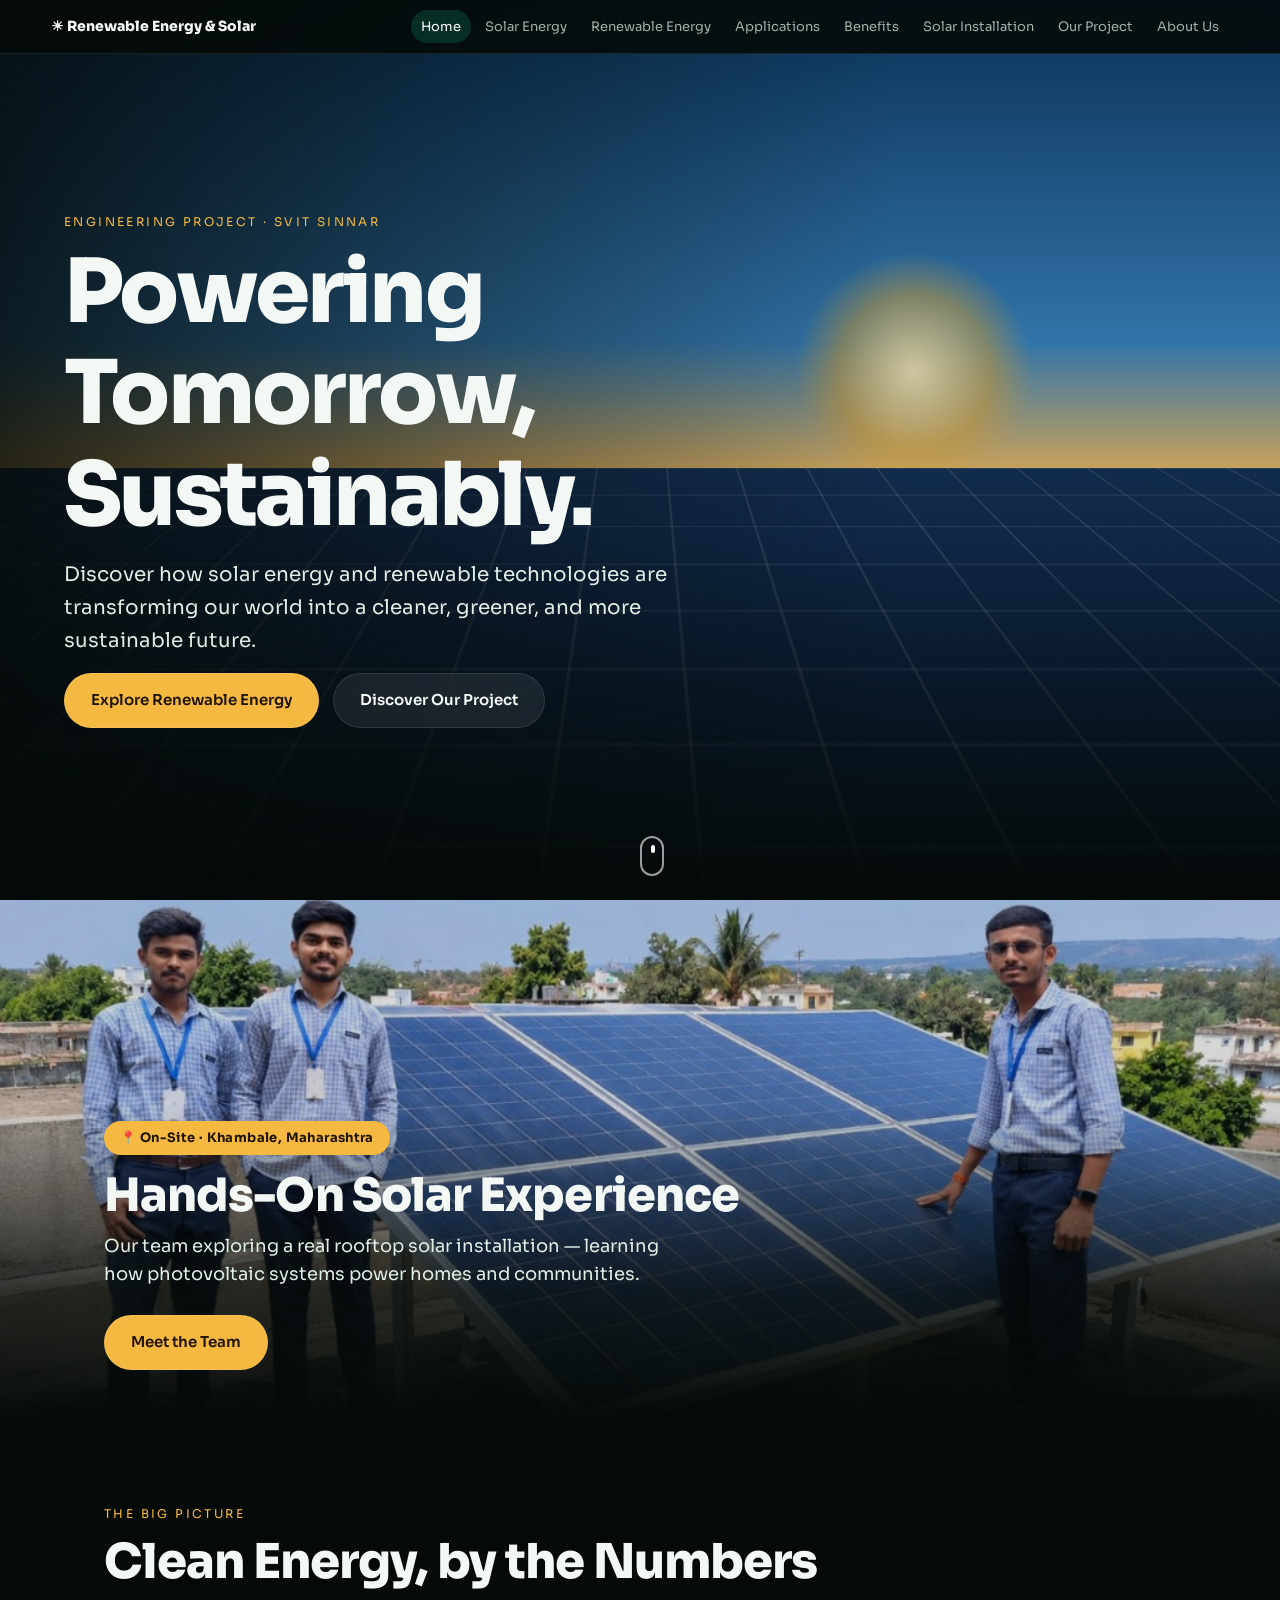
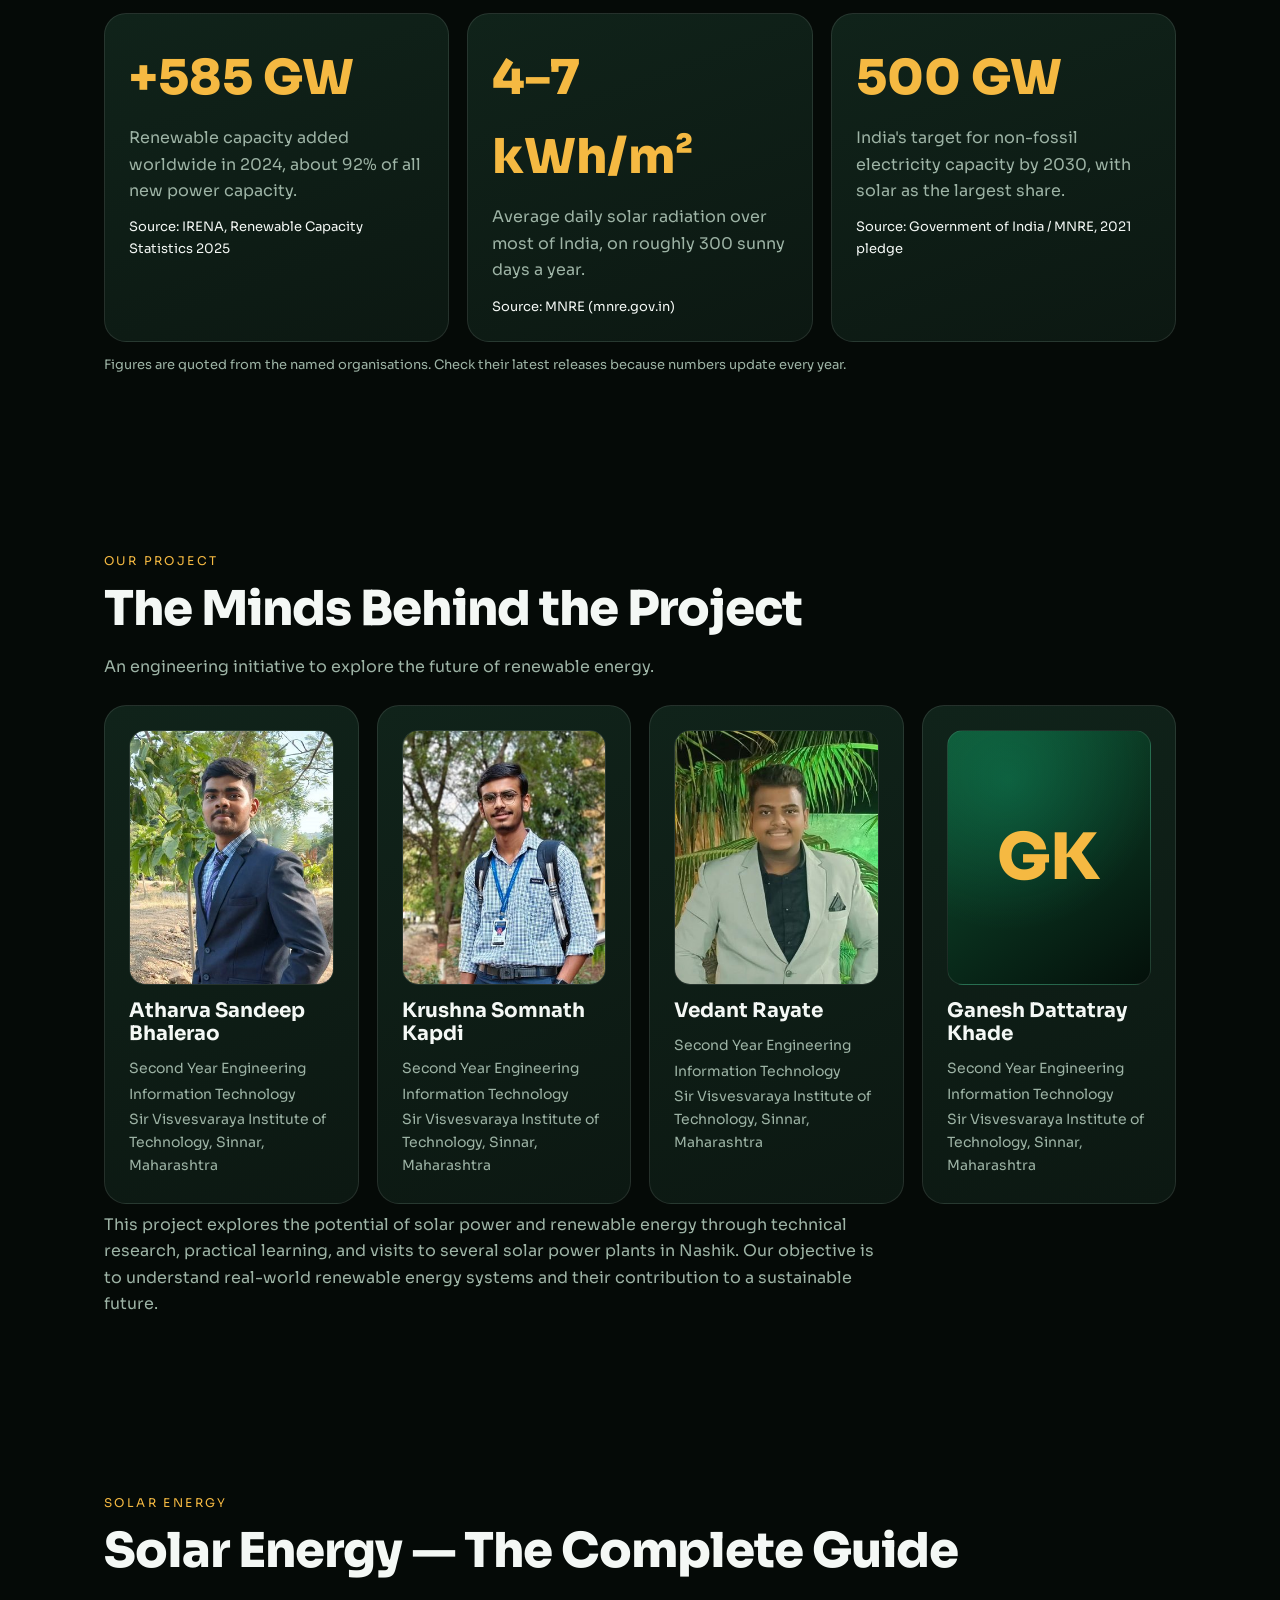
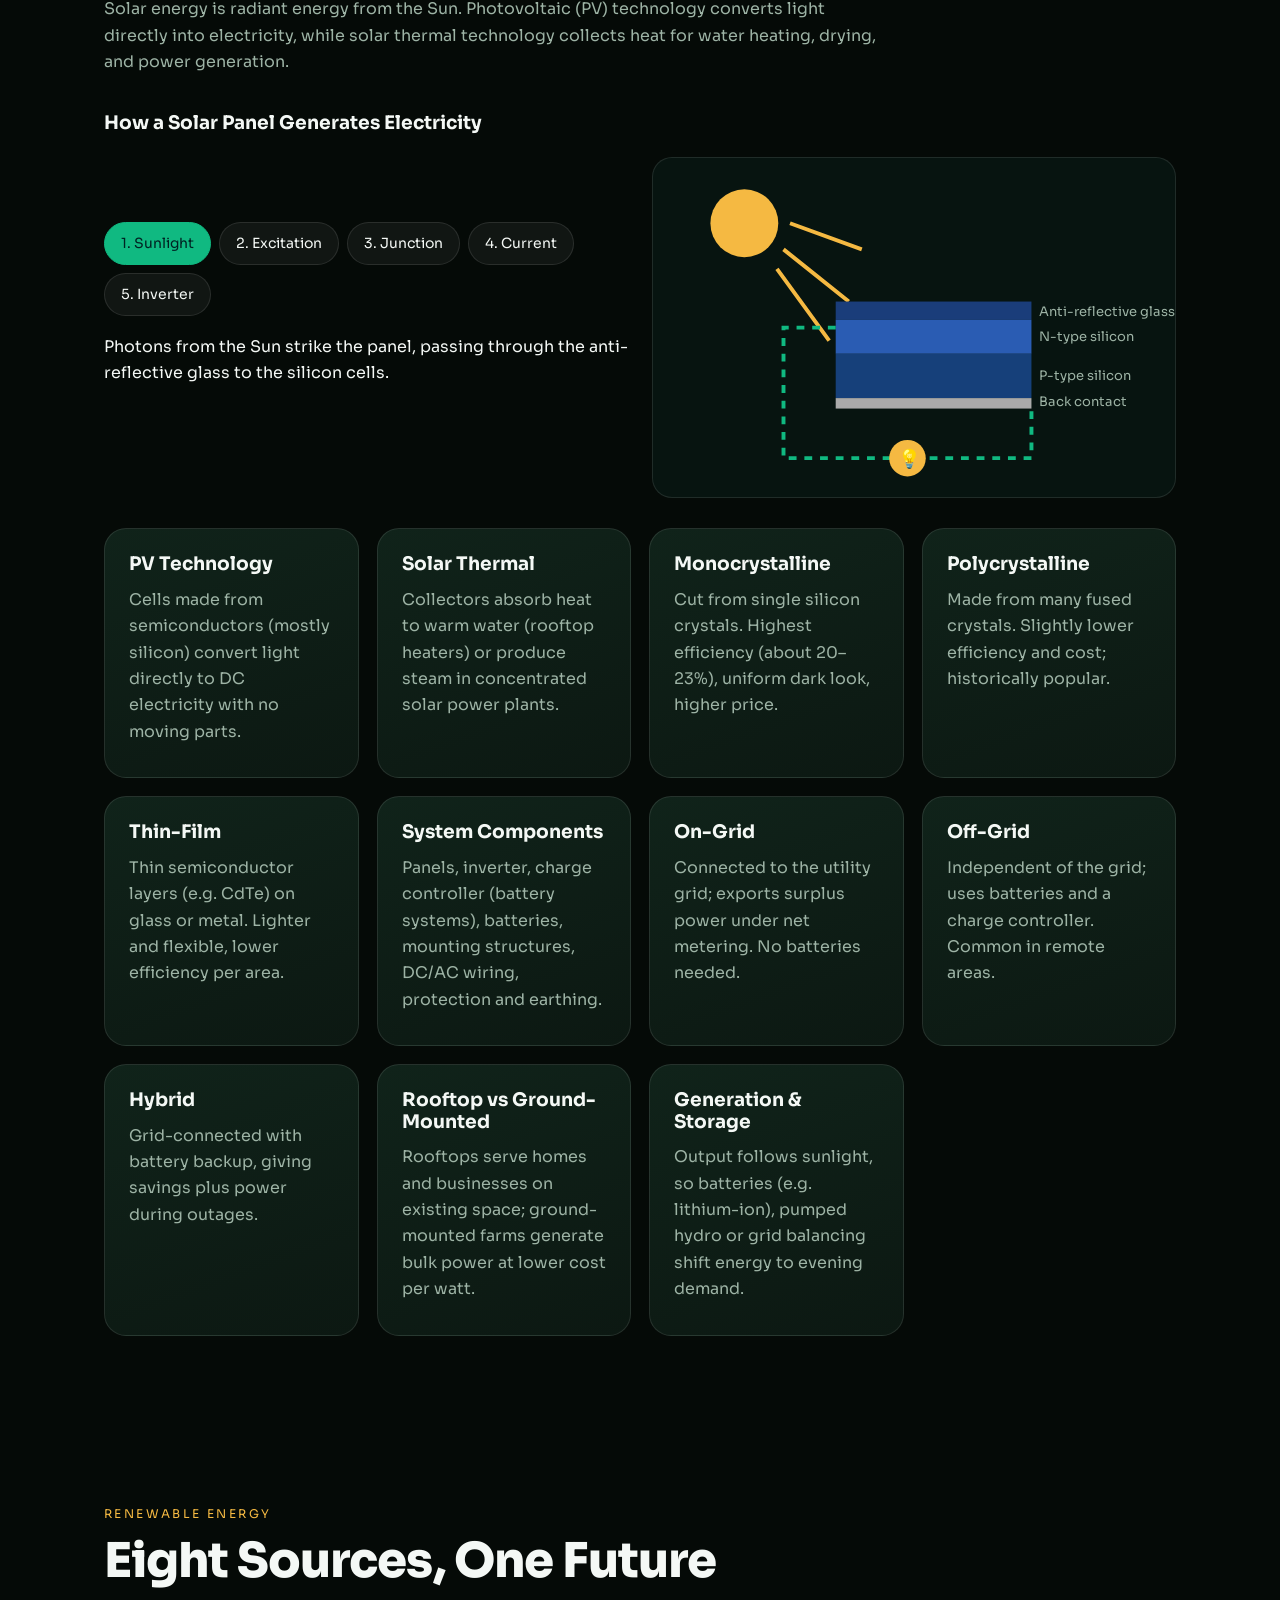
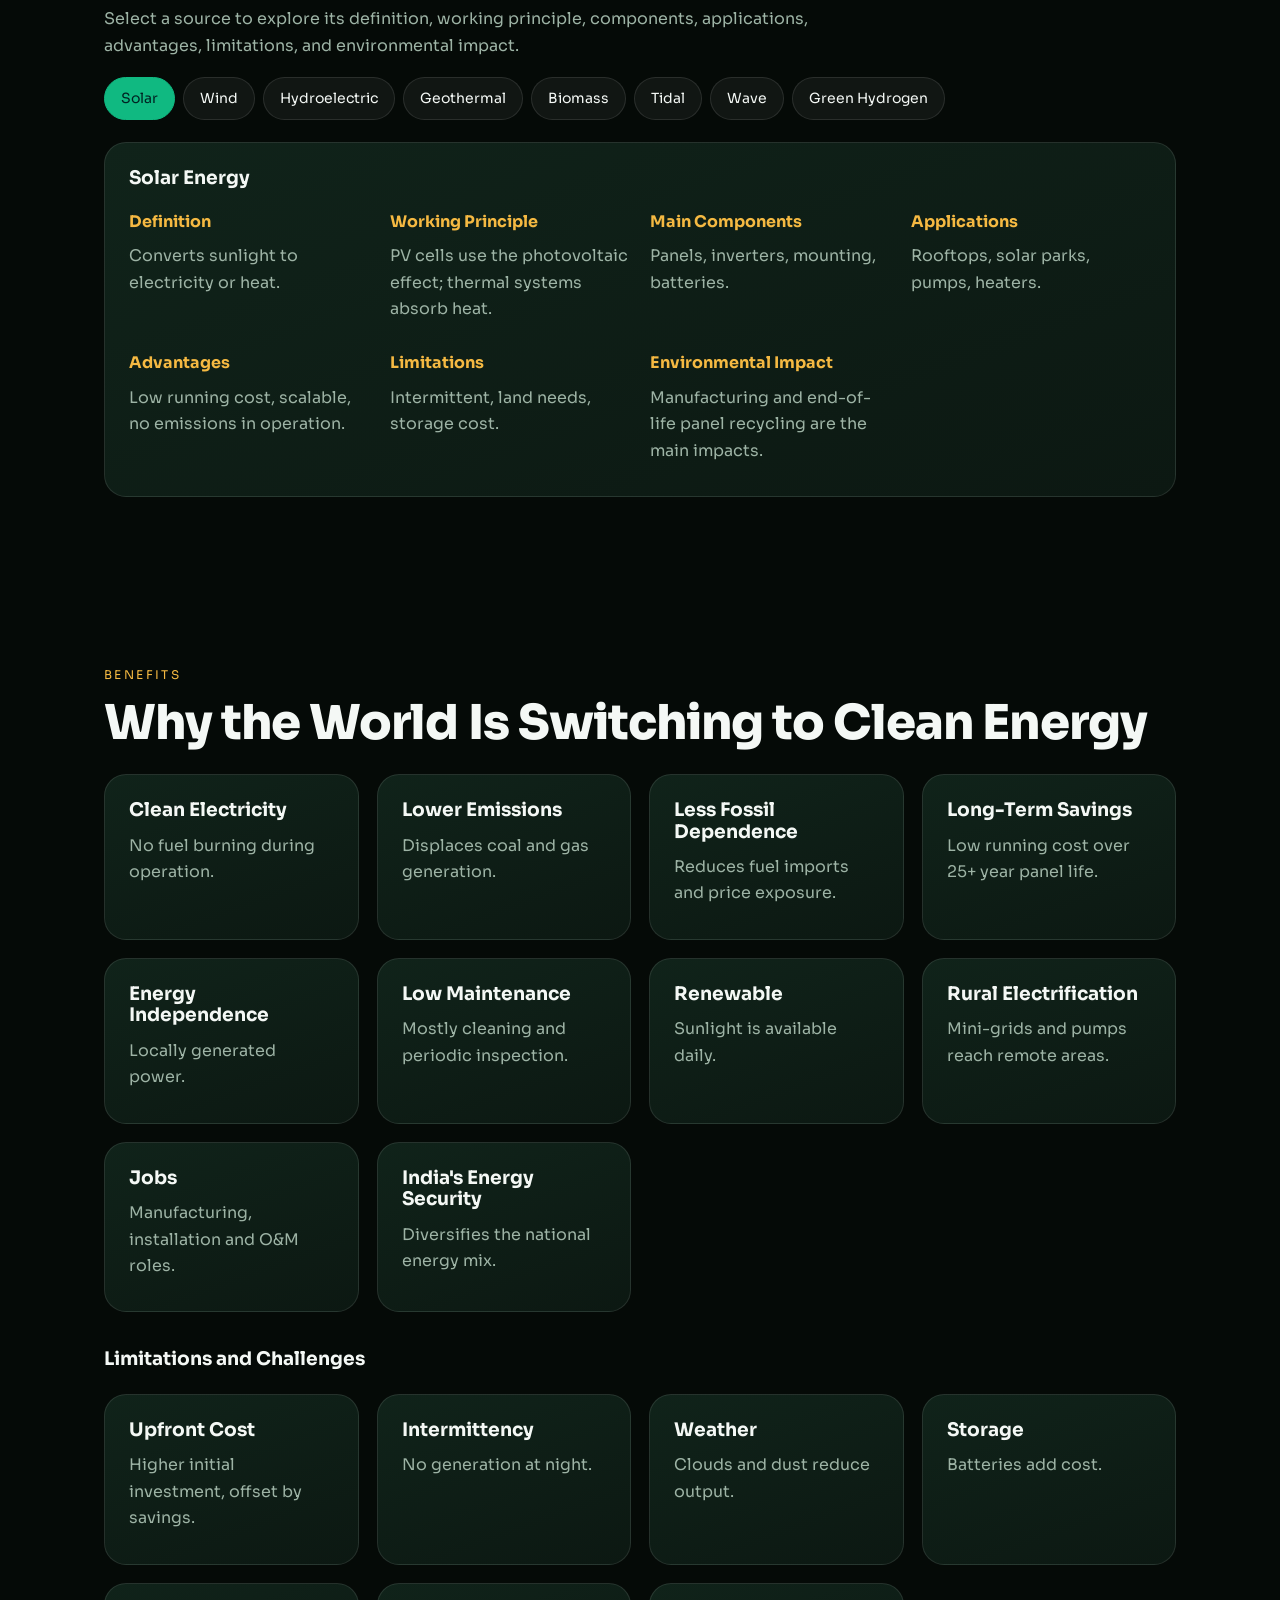
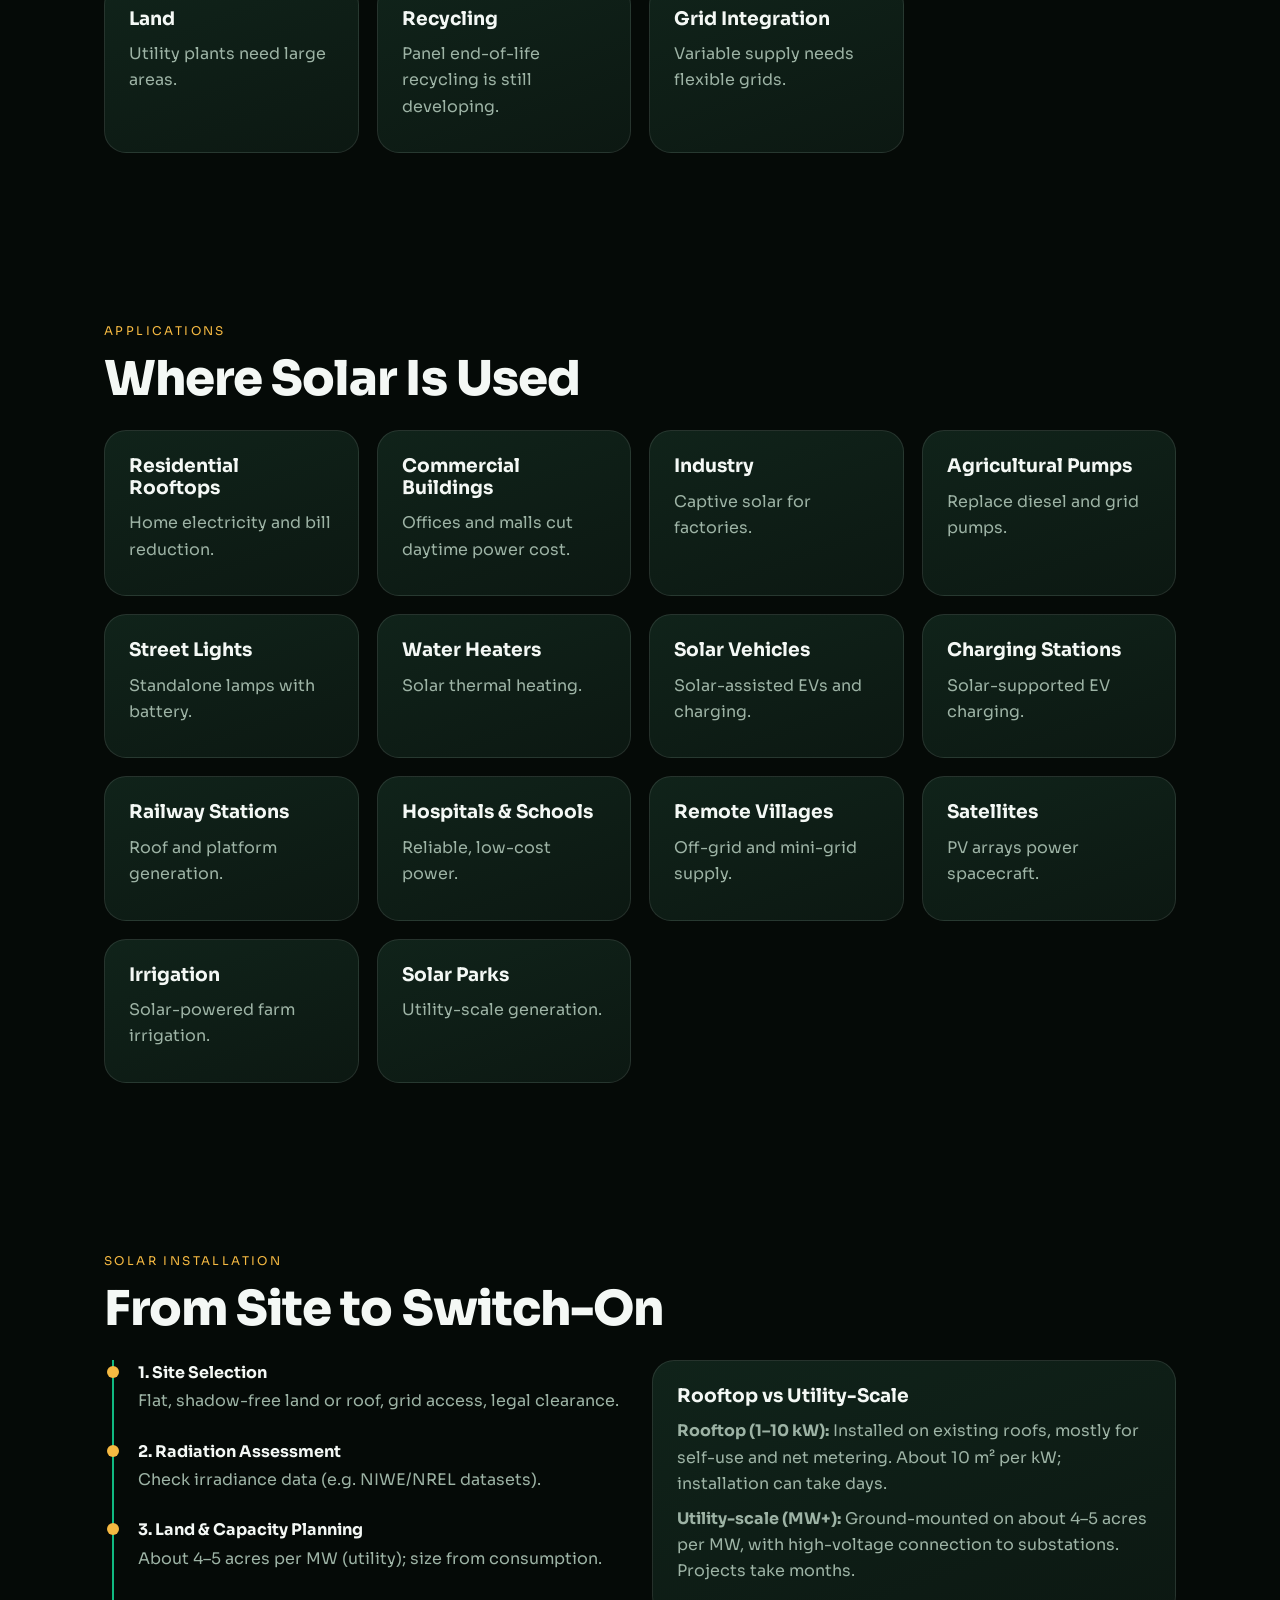
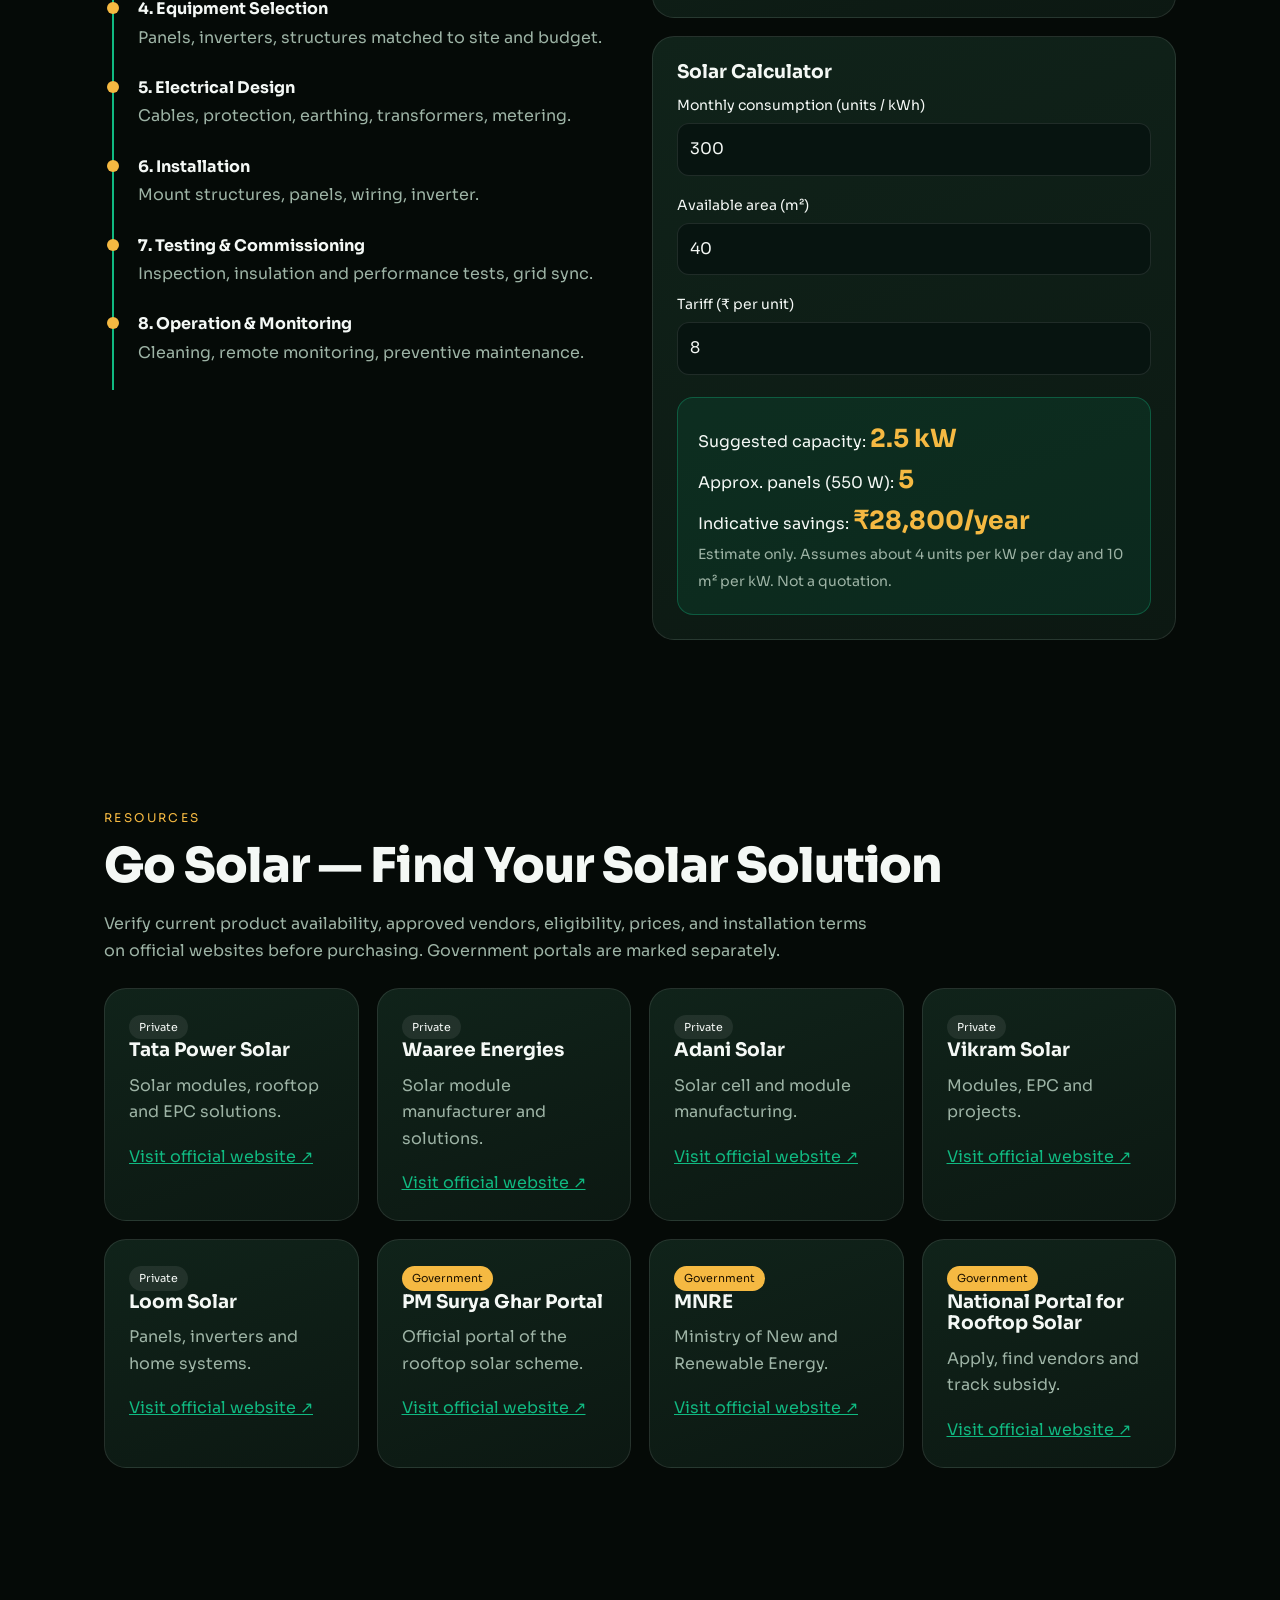
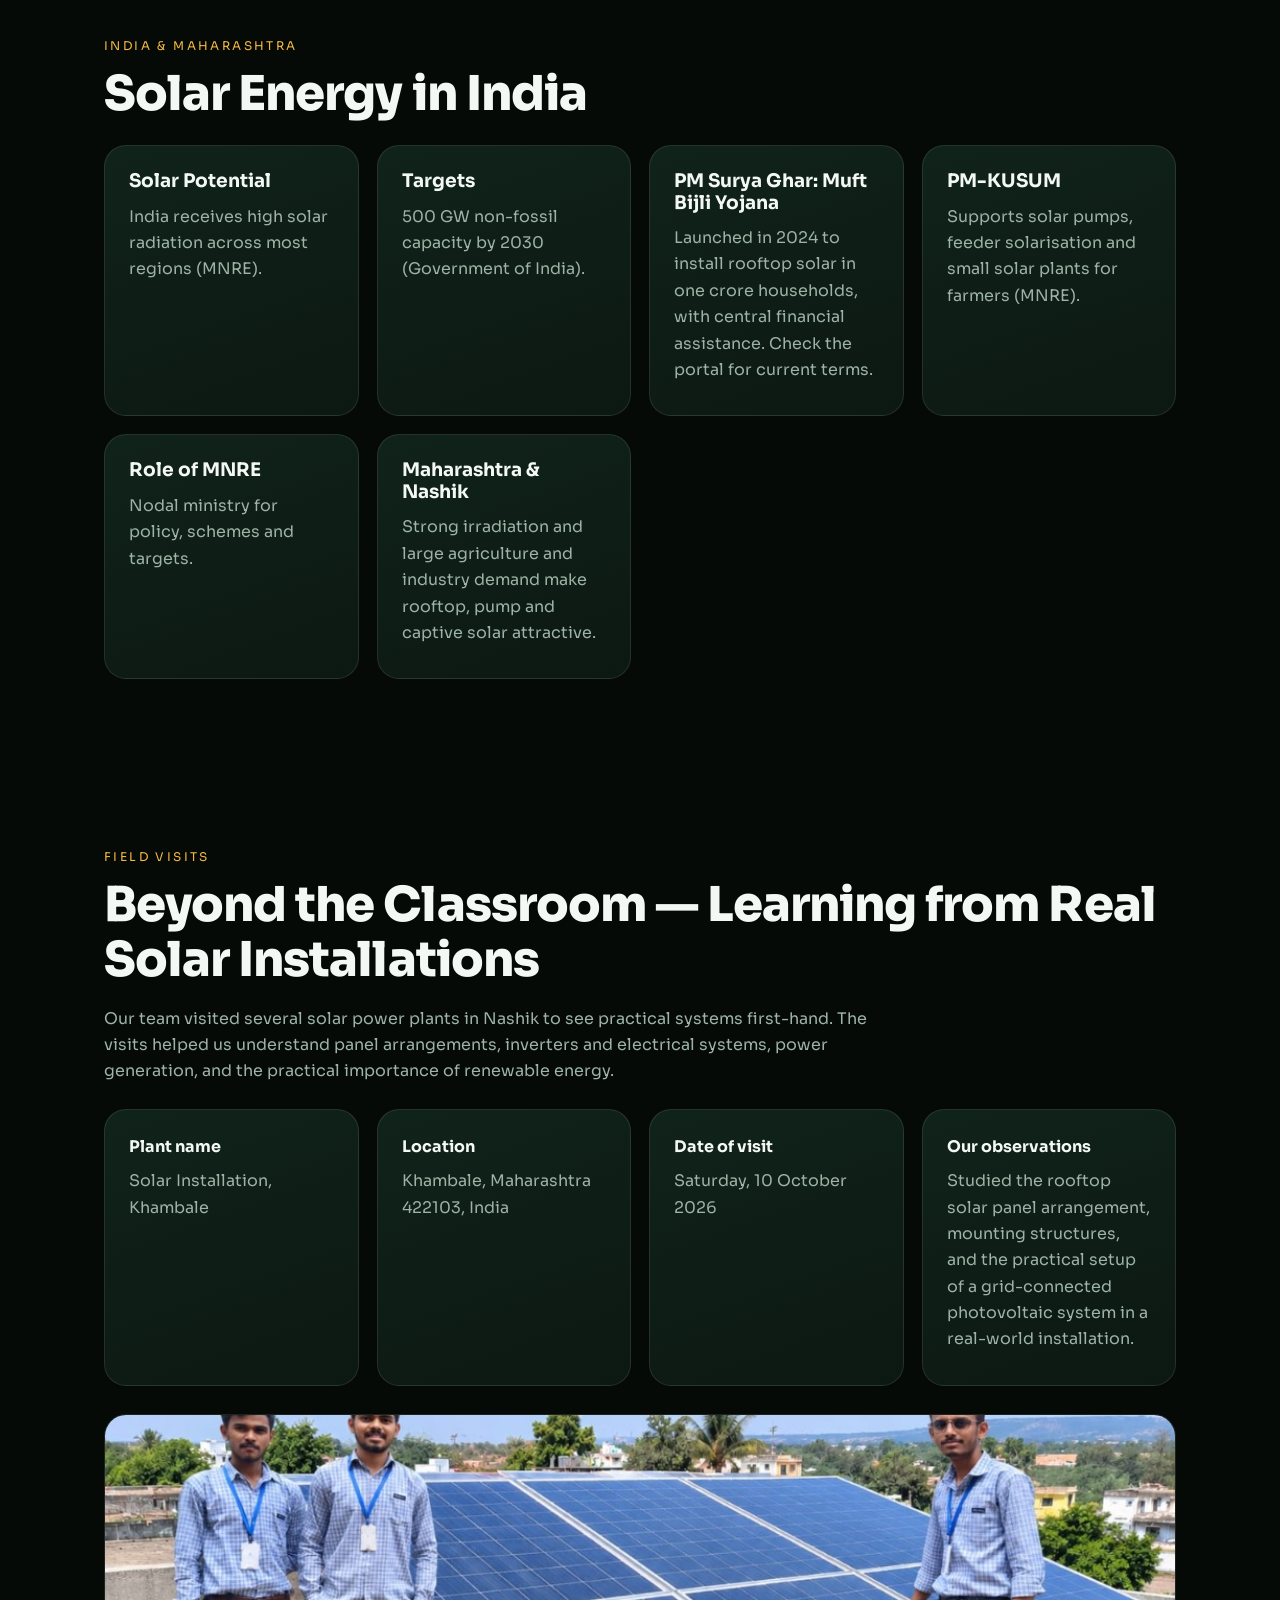
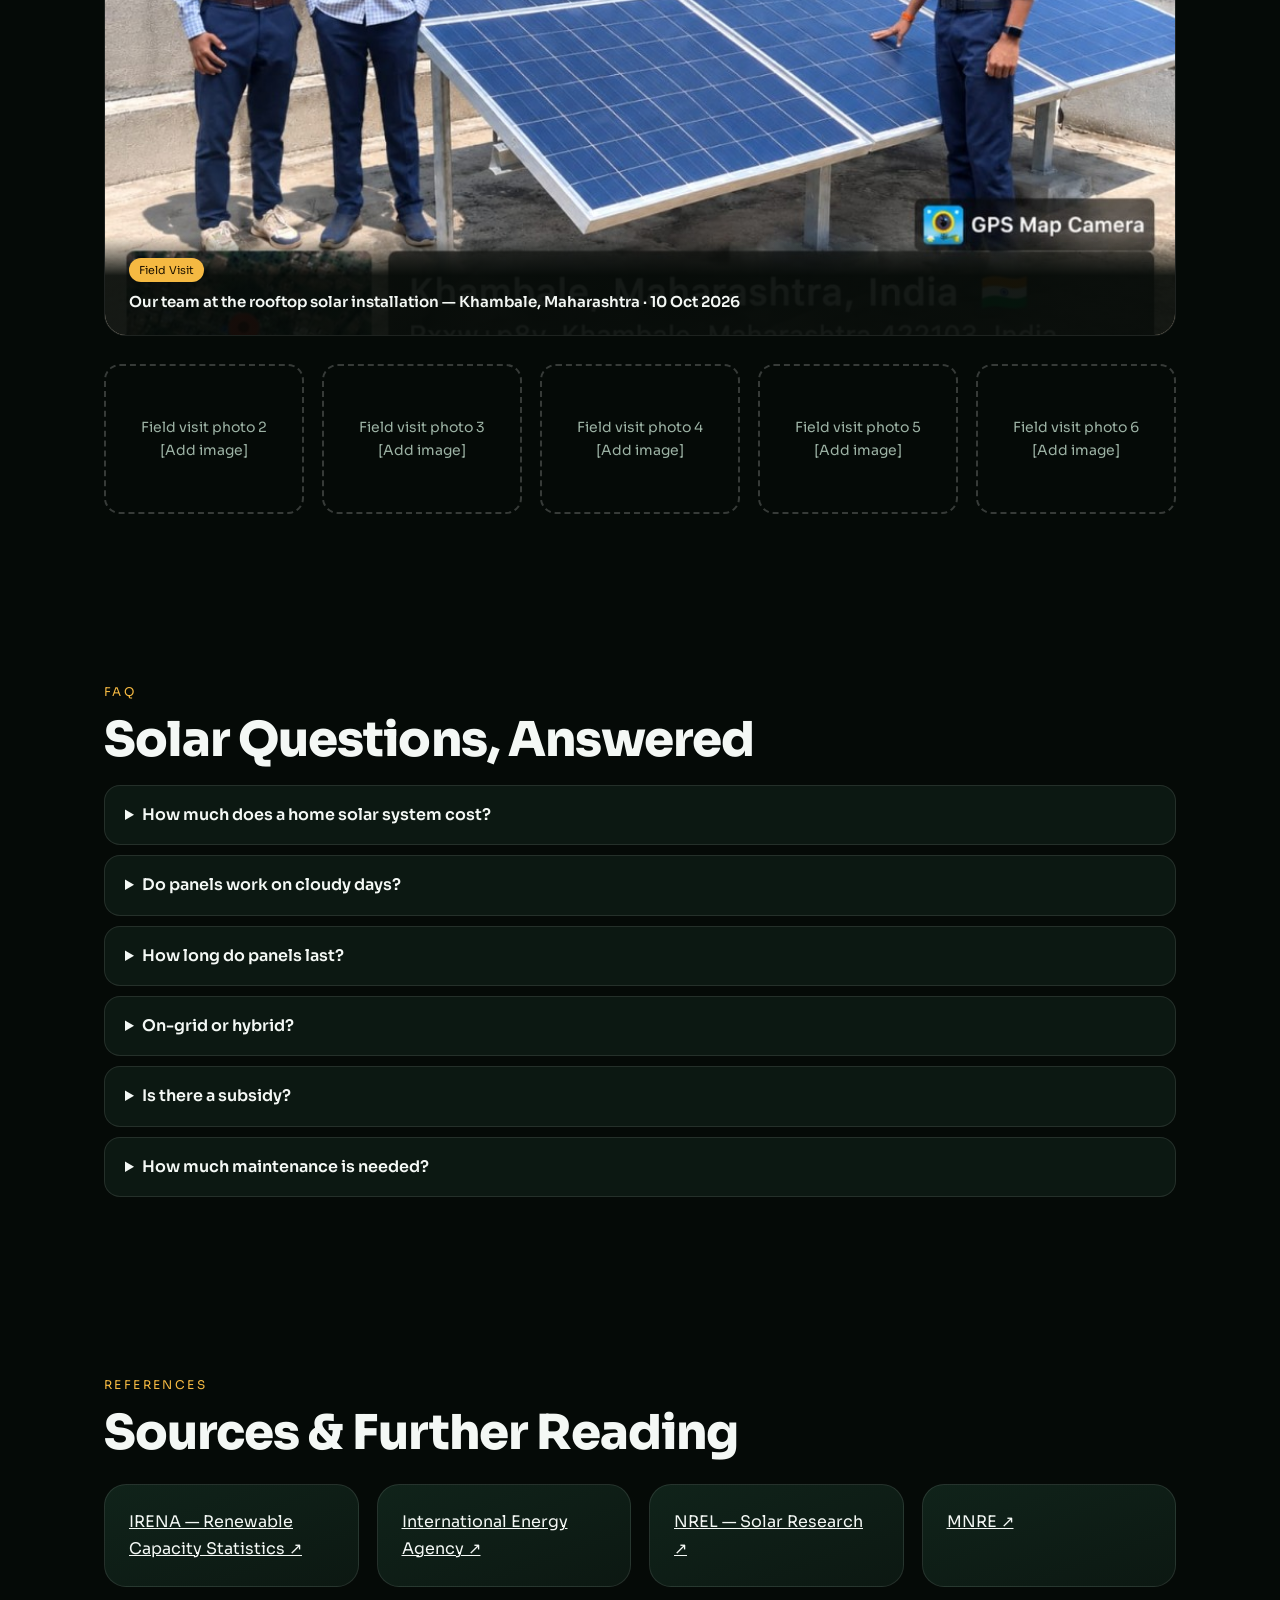
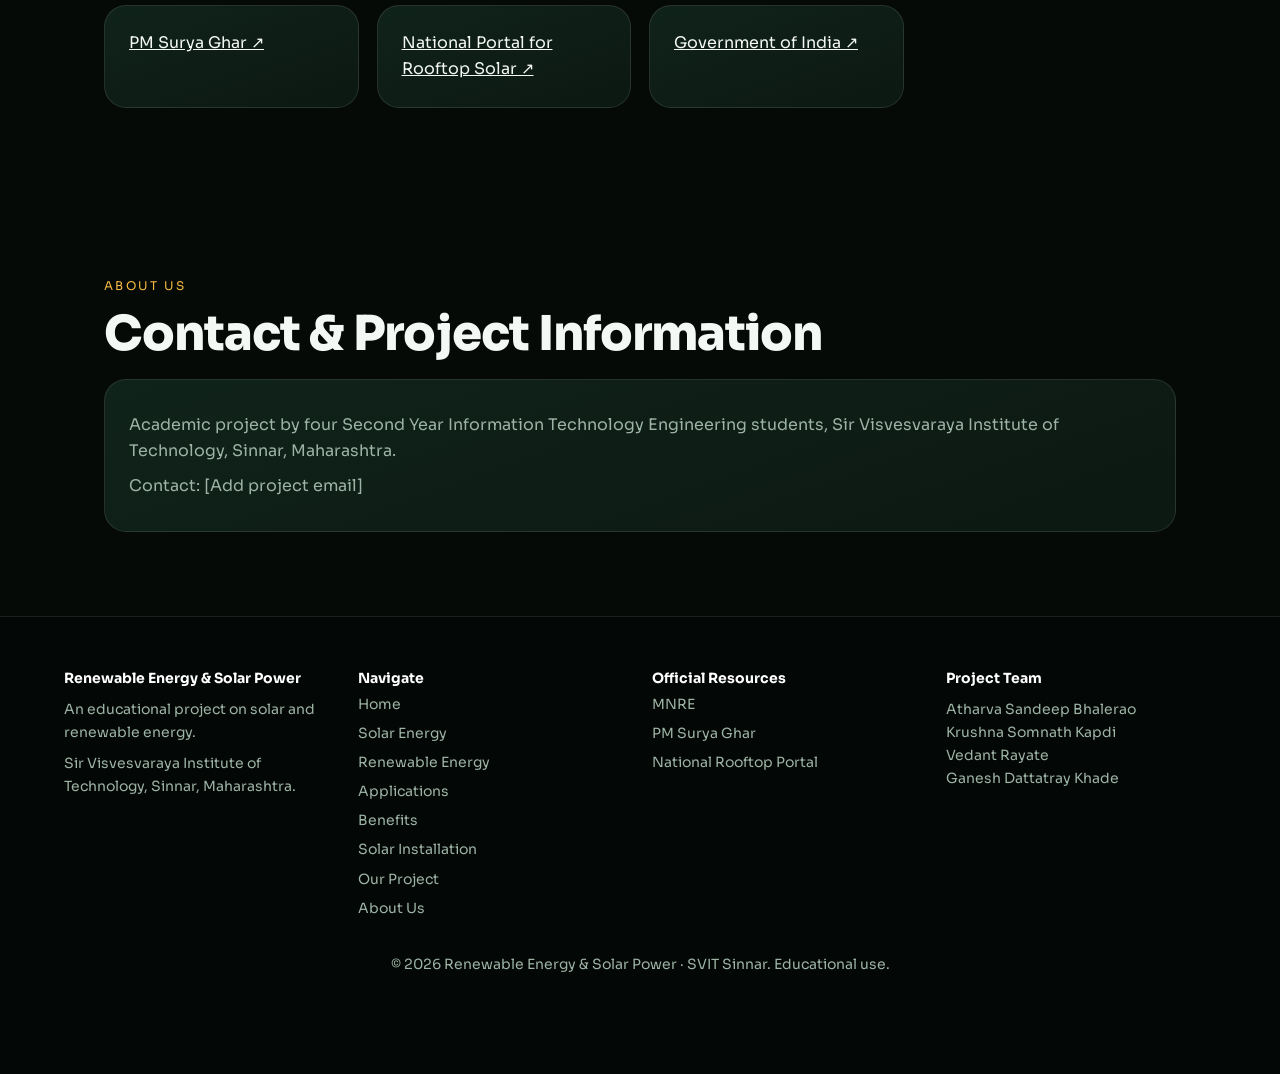
<file: index.html>
<!DOCTYPE html>
<html lang="en">
<head>
    <meta charset="UTF-8">
    <meta name="viewport" content="width=device-width, initial-scale=1.0">
    <meta name="description" content="An educational guide to solar and renewable energy by Information Technology students of Sir Visvesvaraya Institute of Technology, Sinnar.">
    <title>Renewable Energy &amp; Solar Power | SVIT Sinnar</title>

    <link rel="preconnect" href="https://fonts.googleapis.com">
    <link rel="preconnect" href="https://fonts.gstatic.com" crossorigin>
    <link href="https://fonts.googleapis.com/css2?family=Sora:wght@400;600;800&display=swap" rel="stylesheet">
    <link rel="stylesheet" href="style.css">
</head>
<body>
    <!-- Main navigation -->
    <nav class="navbar" aria-label="Main navigation">
        <a class="brand" href="#home">☀ Renewable Energy &amp; Solar</a>
        <div class="nav-links" id="navLinks"></div>
    </nav>

    <!-- Hero section -->
    <header class="hero" id="home">
        <div class="hero-sun" aria-hidden="true"></div>
        <div class="solar-field" aria-hidden="true"></div>

        <div class="hero-content">
            <p class="eyebrow">Engineering Project · SVIT Sinnar</p>
            <h1>Powering Tomorrow, Sustainably.</h1>
            <p class="hero-description">
                Discover how solar energy and renewable technologies are transforming our world into a cleaner,
                greener, and more sustainable future.
            </p>
            <a class="button button-primary" href="#renewable">Explore Renewable Energy</a>
            <a class="button button-secondary" href="#project">Discover Our Project</a>
        </div>
        <div class="scroll-indicator" aria-hidden="true"></div>
    </header>

    <main>
        <!-- Team showcase banner -->
        <section id="showcase" class="showcase-section">
            <div class="showcase-wrapper">
                <img class="showcase-image" src="images/site-visit-khambale.jpg" alt="Team members at rooftop solar panel installation in Khambale, Maharashtra" loading="eager">
                <div class="showcase-overlay">
                    <div class="showcase-content">
                        <span class="showcase-badge">📍 On-Site · Khambale, Maharashtra</span>
                        <h2 class="showcase-title">Hands-On Solar Experience</h2>
                        <p class="showcase-description">Our team exploring a real rooftop solar installation — learning how photovoltaic systems power homes and communities.</p>
                        <a class="button button-primary" href="#project">Meet the Team</a>
                    </div>
                </div>
            </div>
        </section>

        <!-- Renewable energy statistics -->
        <section id="stats" class="section">
            <p class="eyebrow">The Big Picture</p>
            <h2>Clean Energy, by the Numbers</h2>
            <div class="card-grid">
                <article class="card statistic-card reveal">
                    <strong>+585 GW</strong>
                    <p>Renewable capacity added worldwide in 2024, about 92% of all new power capacity.</p>
                    <small>Source: IRENA, Renewable Capacity Statistics 2025</small>
                </article>
                <article class="card statistic-card reveal">
                    <strong>4–7 kWh/m²</strong>
                    <p>Average daily solar radiation over most of India, on roughly 300 sunny days a year.</p>
                    <small>Source: MNRE (mnre.gov.in)</small>
                </article>
                <article class="card statistic-card reveal">
                    <strong>500 GW</strong>
                    <p>India's target for non-fossil electricity capacity by 2030, with solar as the largest share.</p>
                    <small>Source: Government of India / MNRE, 2021 pledge</small>
                </article>
            </div>
            <p class="small-note">
                Figures are quoted from the named organisations. Check their latest releases because numbers update every year.
            </p>
        </section>

        <!-- Student project and team -->
        <section id="project" class="section">
            <p class="eyebrow">Our Project</p>
            <h2>The Minds Behind the Project</h2>
            <p class="section-intro">An engineering initiative to explore the future of renewable energy.</p>
            <div class="card-grid team-grid" id="teamCards"></div>
            <p class="section-intro">
                This project explores the potential of solar power and renewable energy through technical research,
                practical learning, and visits to several solar power plants in Nashik. Our objective is to understand
                real-world renewable energy systems and their contribution to a sustainable future.
            </p>
        </section>

        <!-- Solar energy guide -->
        <section id="solar" class="section">
            <p class="eyebrow">Solar Energy</p>
            <h2>Solar Energy — The Complete Guide</h2>
            <p class="section-intro">
                Solar energy is radiant energy from the Sun. Photovoltaic (PV) technology converts light directly into
                electricity, while solar thermal technology collects heat for water heating, drying, and power generation.
            </p>

            <h3 class="section-heading">How a Solar Panel Generates Electricity</h3>
            <div class="two-column">
                <div>
                    <div class="step-buttons" id="solarStepButtons"></div>
                    <p id="solarStepText" class="step-description" aria-live="polite"></p>
                </div>

                <svg class="solar-diagram" viewBox="0 0 400 260" role="img" aria-label="Diagram showing layers of a solar cell and an electric circuit">
                    <circle cx="70" cy="50" r="26" fill="#f5b942"></circle>
                    <g stroke="#f5b942" stroke-width="3">
                        <path d="M100 70l50 40M105 50l55 20M95 85l40 55"></path>
                    </g>
                    <rect x="140" y="110" width="150" height="14" fill="#1a3d7a"></rect>
                    <rect x="140" y="124" width="150" height="26" fill="#2a5cb3"></rect>
                    <rect x="140" y="150" width="150" height="34" fill="#16407a"></rect>
                    <rect x="140" y="184" width="150" height="8" fill="#aaa"></rect>
                    <g fill="#9db3a5" font-size="10">
                        <text x="296" y="121">Anti-reflective glass</text>
                        <text x="296" y="140">N-type silicon</text>
                        <text x="296" y="170">P-type silicon</text>
                        <text x="296" y="190">Back contact</text>
                    </g>
                    <path d="M140 130H100V230H290V188" fill="none" stroke="#10b981" stroke-width="3" stroke-dasharray="6 6">
                        <animate attributeName="stroke-dashoffset" from="24" to="0" dur="1s" repeatCount="indefinite"></animate>
                    </path>
                    <circle cx="195" cy="230" r="14" fill="#f5b942"></circle>
                    <text x="188" y="235" font-size="14">💡</text>
                </svg>
            </div>
            <div class="card-grid topic-grid" id="solarTopics"></div>
        </section>

        <!-- Renewable energy types -->
        <section id="renewable" class="section">
            <p class="eyebrow">Renewable Energy</p>
            <h2>Eight Sources, One Future</h2>
            <p class="section-intro">
                Select a source to explore its definition, working principle, components, applications, advantages,
                limitations, and environmental impact.
            </p>
            <div class="step-buttons" id="energyTabs"></div>
            <div class="card energy-detail" id="energyDetails" aria-live="polite"></div>
        </section>

        <!-- Benefits and challenges -->
        <section id="benefits" class="section">
            <p class="eyebrow">Benefits</p>
            <h2>Why the World Is Switching to Clean Energy</h2>
            <div class="card-grid" id="benefitCards"></div>

            <h3 class="section-heading">Limitations and Challenges</h3>
            <div class="card-grid" id="challengeCards"></div>
        </section>

        <!-- Solar energy applications -->
        <section id="applications" class="section">
            <p class="eyebrow">Applications</p>
            <h2>Where Solar Is Used</h2>
            <div class="card-grid" id="applicationCards"></div>
        </section>

        <!-- Installation process and calculator -->
        <section id="install" class="section">
            <p class="eyebrow">Solar Installation</p>
            <h2>From Site to Switch-On</h2>
            <div class="two-column align-start">
                <div class="timeline" id="installationSteps"></div>

                <div class="stacked-cards">
                    <article class="card">
                        <h3>Rooftop vs Utility-Scale</h3>
                        <p><strong>Rooftop (1–10 kW):</strong> Installed on existing roofs, mostly for self-use and net metering. About 10 m² per kW; installation can take days.</p>
                        <p><strong>Utility-scale (MW+):</strong> Ground-mounted on about 4–5 acres per MW, with high-voltage connection to substations. Projects take months.</p>
                    </article>

                    <article class="card calculator-card">
                        <h3>Solar Calculator</h3>
                        <label for="monthlyUnits">Monthly consumption (units / kWh)</label>
                        <input id="monthlyUnits" type="number" min="0" value="300">

                        <label for="availableArea">Available area (m²)</label>
                        <input id="availableArea" type="number" min="0" value="40">

                        <label for="electricityTariff">Tariff (₹ per unit)</label>
                        <input id="electricityTariff" type="number" min="0" step="0.1" value="8">

                        <div class="result-box" id="calculatorResult" aria-live="polite"></div>
                    </article>
                </div>
            </div>
        </section>

        <!-- Official resources -->
        <section id="go" class="section">
            <p class="eyebrow">Resources</p>
            <h2>Go Solar — Find Your Solar Solution</h2>
            <p class="section-intro">
                Verify current product availability, approved vendors, eligibility, prices, and installation terms on
                official websites before purchasing. Government portals are marked separately.
            </p>
            <div class="card-grid resource-grid" id="resourceCards"></div>
        </section>

        <!-- India and Maharashtra -->
        <section id="india" class="section">
            <p class="eyebrow">India &amp; Maharashtra</p>
            <h2>Solar Energy in India</h2>
            <div class="card-grid" id="indiaCards"></div>
        </section>

        <!-- Field visits -->
        <section id="visits" class="section">
            <p class="eyebrow">Field Visits</p>
            <h2>Beyond the Classroom — Learning from Real Solar Installations</h2>
            <p class="section-intro">
                Our team visited several solar power plants in Nashik to see practical systems first-hand. The visits
                helped us understand panel arrangements, inverters and electrical systems, power generation, and the
                practical importance of renewable energy.
            </p>
            <div class="card-grid visit-details">
                <article class="card"><strong>Plant name</strong><p>Solar Installation, Khambale</p></article>
                <article class="card"><strong>Location</strong><p>Khambale, Maharashtra 422103, India</p></article>
                <article class="card"><strong>Date of visit</strong><p>Saturday, 10 October 2026</p></article>
                <article class="card"><strong>Our observations</strong><p>Studied the rooftop solar panel arrangement, mounting structures, and the practical setup of a grid-connected photovoltaic system in a real-world installation.</p></article>
            </div>

            <!-- Featured site visit photo -->
            <div class="site-visit-hero">
                <img src="images/site-visit-khambale.jpg" alt="Team members at rooftop solar panel installation in Khambale, Maharashtra" loading="lazy">
                <div class="site-visit-caption">
                    <span class="tag tag-government">Field Visit</span>
                    <p>Our team at the rooftop solar installation — Khambale, Maharashtra · 10 Oct 2026</p>
                </div>
            </div>
            <div class="card-grid photo-grid" id="visitGallery"></div>
        </section>

        <!-- Frequently asked questions -->
        <section id="faq" class="section">
            <p class="eyebrow">FAQ</p>
            <h2>Solar Questions, Answered</h2>
            <div id="faqList"></div>
        </section>

        <!-- References -->
        <section id="refs" class="section">
            <p class="eyebrow">References</p>
            <h2>Sources &amp; Further Reading</h2>
            <div class="card-grid" id="referenceCards"></div>
        </section>

        <!-- About and contact -->
        <section id="about" class="section">
            <p class="eyebrow">About Us</p>
            <h2>Contact &amp; Project Information</h2>
            <div class="card">
                <p>Academic project by four Second Year Information Technology Engineering students, Sir Visvesvaraya Institute of Technology, Sinnar, Maharashtra.</p>
                <p>Contact: <span>[Add project email]</span></p>
            </div>
        </section>
    </main>

    <!-- Footer -->
    <footer class="footer">
        <div class="footer-grid">
            <div>
                <strong>Renewable Energy &amp; Solar Power</strong>
                <p>An educational project on solar and renewable energy.</p>
                <p>Sir Visvesvaraya Institute of Technology, Sinnar, Maharashtra.</p>
            </div>
            <div id="footerNavigation"></div>
            <div>
                <strong>Official Resources</strong>
                <a href="https://mnre.gov.in/" target="_blank" rel="noopener noreferrer">MNRE</a>
                <a href="https://pmsuryaghar.gov.in/" target="_blank" rel="noopener noreferrer">PM Surya Ghar</a>
                <a href="https://solarrooftop.pmsuryaghar.gov.in/" target="_blank" rel="noopener noreferrer">National Rooftop Portal</a>
            </div>
            <div>
                <strong>Project Team</strong>
                <p>Atharva Sandeep Bhalerao<br>Krushna Somnath Kapdi<br>Vedant Rayate<br>Ganesh Dattatray Khade</p>
            </div>
        </div>
        <p class="copyright">© 2026 Renewable Energy &amp; Solar Power · SVIT Sinnar. Educational use.</p>
    </footer>

    <button id="backToTop" class="back-to-top" type="button" aria-label="Back to top">↑</button>
    <script src="script.js"></script>
</body>
</html>
</file>
<file: style.css>
/* 1. Basic page settings */
:root {
    --background: #050a07;
    --card: #0c1812;
    --text: #f4f8f5;
    --muted: #9db3a5;
    --green: #10b981;
    --dark-green: #0f5132;
    --gold: #f5b942;
    --border: #ffffff1a;
}

* {
    box-sizing: border-box;
}

html {
    scroll-behavior: smooth;
    scroll-padding-top: 80px;
}

body {
    margin: 0;
    padding-top: env(safe-area-inset-top, 0px);
    background: var(--background);
    color: var(--text);
    font: 16px/1.65 "Sora", Arial, sans-serif;
}

a {
    color: inherit;
}

h1, h2, h3 {
    line-height: 1.15;
    margin: 0 0 12px;
}

p {
    margin: 8px 0;
}

/* 2. Navigation bar */
.navbar {
    position: fixed;
    top: 0;
    left: 0;
    right: 0;
    z-index: 20;
    display: flex;
    align-items: center;
    gap: 10px;
    padding: 10px 4vw;
    background: #050a07dd;
    border-bottom: 1px solid var(--border);
    backdrop-filter: blur(14px);
}

.brand {
    margin-right: auto;
    color: var(--text);
    font-size: 14px;
    font-weight: 800;
    text-decoration: none;
    white-space: nowrap;
}

.nav-links {
    display: flex;
    gap: 4px;
    overflow-x: auto;
}

.nav-links a {
    padding: 6px 10px;
    border-radius: 30px;
    color: var(--muted);
    font-size: 13px;
    text-decoration: none;
    white-space: nowrap;
}

.nav-links a:hover,
.nav-links a.active {
    background: #10b98133;
    color: white;
}

/* 3. Hero section */
.hero {
    position: relative;
    display: flex;
    align-items: center;
    min-height: 100vh;
    max-width: none;
    padding: 120px 5vw 80px;
    overflow: hidden;
    background: linear-gradient(#0b3b6b 0%, #3d8fd1 38%, #f7c873 52%, #0a1a12 52.2%);
}

.hero::after {
    position: absolute;
    inset: 0;
    content: "";
    background: linear-gradient(90deg, #050a07dd, #050a0733 70%), linear-gradient(transparent 60%, var(--background));
}

.hero-content {
    position: relative;
    z-index: 2;
    max-width: 760px;
}

.hero-sun {
    position: absolute;
    top: 28%;
    left: 62%;
    width: 240px;
    height: 240px;
    border-radius: 50%;
    background: radial-gradient(#fff6c8, #f5b94288 45%, transparent 70%);
}

.solar-field {
    position: absolute;
    top: 52%;
    right: -30%;
    bottom: 0;
    left: -30%;
    transform: perspective(500px) rotateX(58deg);
    transform-origin: top;
    background:
        linear-gradient(#ffffff18 2px, transparent 2px) 0 0 / 100% 46px,
        linear-gradient(90deg, #ffffff22 2px, transparent 2px) 0 0 / 70px 100%,
        linear-gradient(#16355f, #0a1f3d);
}

.hero h1 {
    max-width: 760px;
    font-size: clamp(38px, 8vw, 88px);
    font-weight: 800;
    letter-spacing: -0.03em;
}

.hero-description {
    max-width: 700px;
    color: #dfeee5;
    font-size: clamp(16px, 2vw, 20px);
}

.eyebrow {
    margin: 0 0 10px;
    color: var(--gold);
    font-size: 12px;
    letter-spacing: 0.2em;
    text-transform: uppercase;
}

.button {
    display: inline-block;
    margin: 8px 10px 0 0;
    padding: 14px 26px;
    border: 1px solid var(--border);
    border-radius: 30px;
    font-size: 15px;
    font-weight: 600;
    text-decoration: none;
    transition: transform 0.25s;
}

.button:hover {
    transform: translateY(-3px);
}

.button-primary {
    background: var(--gold);
    color: #201400;
}

.button-secondary {
    background: #ffffff14;
    backdrop-filter: blur(8px);
}

.scroll-indicator {
    position: absolute;
    bottom: 24px;
    left: 50%;
    z-index: 3;
    width: 24px;
    height: 40px;
    border: 2px solid #ffffff99;
    border-radius: 14px;
}

.scroll-indicator::after {
    position: absolute;
    top: 7px;
    left: 9px;
    width: 4px;
    height: 8px;
    border-radius: 2px;
    background: white;
    content: "";
    animation: scroll-down 1.6s infinite;
}

@keyframes scroll-down {
    to {
        transform: translateY(14px);
        opacity: 0;
    }
}

/* 4. Showcase banner section */
.showcase-section {
    padding: 0;
    max-width: none;
}

.showcase-wrapper {
    position: relative;
    width: 100%;
    overflow: hidden;
}

.showcase-image {
    display: block;
    width: 100%;
    height: 520px;
    object-fit: cover;
    object-position: center 30%;
    filter: brightness(0.85);
    transition: transform 0.6s ease;
}

.showcase-wrapper:hover .showcase-image {
    transform: scale(1.03);
}

.showcase-overlay {
    position: absolute;
    inset: 0;
    display: flex;
    align-items: flex-end;
    background: linear-gradient(
        to top,
        #050a07 0%,
        #050a07cc 25%,
        transparent 60%
    );
}

.showcase-content {
    max-width: 1200px;
    margin: 0 auto;
    padding: 0 5vw 50px;
    width: 100%;
}

.showcase-badge {
    display: inline-block;
    padding: 6px 16px;
    border-radius: 30px;
    background: #f5b942;
    color: #201400;
    font-size: 13px;
    font-weight: 700;
    letter-spacing: 0.03em;
    margin-bottom: 14px;
}

.showcase-title {
    font-size: clamp(28px, 5vw, 46px);
    font-weight: 800;
    letter-spacing: -0.02em;
    margin: 0 0 10px;
    color: var(--text);
    line-height: 1.15;
}

.showcase-description {
    max-width: 560px;
    color: #dfeee5;
    font-size: clamp(15px, 2vw, 18px);
    margin: 0 0 18px;
    line-height: 1.6;
}

@media (max-width: 700px) {
    .showcase-image {
        height: 380px;
        object-position: center 25%;
    }

    .showcase-content {
        padding: 0 6vw 36px;
    }
}

/* 5. General sections and cards */
.section {
    max-width: 1200px;
    margin: auto;
    padding: 84px 5vw;
}

.section h2 {
    margin-bottom: 18px;
    font-size: clamp(28px, 5vw, 48px);
    font-weight: 800;
    letter-spacing: -0.02em;
}

.section-heading {
    margin: 36px 0 18px;
}

.section-intro {
    max-width: 780px;
    color: var(--muted);
}

.card-grid {
    display: grid;
    grid-template-columns: repeat(auto-fit, minmax(250px, 1fr));
    gap: 18px;
    margin-top: 24px;
}

.card {
    padding: 24px;
    border: 1px solid var(--border);
    border-radius: 22px;
    background: linear-gradient(160deg, #10231a, var(--card));
    transition: transform 0.3s, border-color 0.3s;
}

.card:hover {
    transform: translateY(-5px);
    border-color: #10b98177;
}

.card p,
.small-note {
    color: var(--muted);
}

.small-note,
.card small {
    display: block;
    margin-top: 12px;
    font-size: 13px;
}

.statistic-card strong {
    display: block;
    color: var(--gold);
    font-size: clamp(30px, 5vw, 48px);
    font-weight: 800;
}

/* 5. Team cards and images */
.team-card h3 {
    font-size: 20px;
}

.team-photo,
.team-avatar {
    display: grid;
    width: 100%;
    aspect-ratio: 4 / 5;
    margin-bottom: 14px;
    border: 1px solid var(--border);
    border-radius: 16px;
    object-fit: cover;
}

.team-avatar {
    place-items: center;
    background: radial-gradient(circle at 30% 20%, #10b98144, transparent 60%), linear-gradient(145deg, var(--dark-green), #04100a);
    color: var(--gold);
    font-size: 64px;
    font-weight: 800;
}

.small-text {
    margin: 2px 0;
    color: var(--muted);
    font-size: 14px;
}

/* 6. Solar steps and diagrams */
.two-column {
    display: grid;
    grid-template-columns: repeat(auto-fit, minmax(280px, 1fr));
    align-items: center;
    gap: 24px;
    margin-top: 24px;
}

.align-start {
    align-items: start;
}

.step-buttons {
    display: flex;
    flex-wrap: wrap;
    gap: 8px;
    margin: 18px 0;
}

.step-button,
.energy-tab {
    padding: 9px 16px;
    border: 1px solid var(--border);
    border-radius: 30px;
    background: #ffffff0d;
    color: var(--text);
    cursor: pointer;
    font: inherit;
    font-size: 14px;
}

.step-button.active,
.energy-tab.active {
    border-color: var(--green);
    background: var(--green);
    color: #022;
}

.step-description {
    min-height: 110px;
}

.solar-diagram {
    width: 100%;
    border: 1px solid var(--border);
    border-radius: 20px;
    background: #071410;
}

.topic-grid {
    margin-top: 30px;
}

/* 7. Renewable energy details */
.energy-detail {
    margin-top: 22px;
}

.energy-detail h3 {
    margin-bottom: 20px;
}

.energy-information {
    display: grid;
    grid-template-columns: repeat(auto-fit, minmax(220px, 1fr));
    gap: 20px;
}

.energy-information strong {
    color: var(--gold);
}

/* 8. Installation timeline and calculator */
.timeline {
    margin-left: 8px;
    border-left: 2px solid var(--green);
}

.timeline-item {
    position: relative;
    padding: 0 0 22px 24px;
}

.timeline-item::before {
    position: absolute;
    top: 6px;
    left: -7px;
    width: 12px;
    height: 12px;
    border-radius: 50%;
    background: var(--gold);
    content: "";
}

.timeline-item p {
    margin: 2px 0;
    color: var(--muted);
}

.stacked-cards {
    display: grid;
    gap: 18px;
}

.calculator-card label {
    display: block;
    margin-top: 12px;
    font-size: 14px;
}

.calculator-card input {
    width: 100%;
    margin: 6px 0;
    padding: 12px;
    border: 1px solid var(--border);
    border-radius: 12px;
    background: #071410;
    color: var(--text);
    font: inherit;
}

.result-box {
    margin-top: 16px;
    padding: 20px;
    border: 1px solid #10b98155;
    border-radius: 16px;
    background: #10b9811a;
}

.result-box strong {
    color: var(--gold);
    font-size: 25px;
}

/* 9. Resource links, visit photos, FAQs */
.tag {
    display: inline-block;
    padding: 3px 10px;
    border-radius: 30px;
    background: #ffffff14;
    font-size: 11px;
}

.tag-government {
    background: var(--gold);
    color: #201400;
}

.resource-link {
    display: inline-block;
    margin-top: 10px;
    color: var(--green);
}

.photo-placeholder {
    display: grid;
    aspect-ratio: 4 / 3;
    place-items: center;
    padding: 10px;
    border: 2px dashed #ffffff33;
    border-radius: 16px;
    color: var(--muted);
    font-size: 14px;
    text-align: center;
}

.visit-details {
    margin-bottom: 24px;
}

/* Site visit featured photo */
.site-visit-hero {
    position: relative;
    margin-top: 28px;
    margin-bottom: 28px;
    border-radius: 22px;
    overflow: hidden;
    border: 1px solid var(--border);
    transition: transform 0.3s, border-color 0.3s;
}

.site-visit-hero:hover {
    transform: translateY(-5px);
    border-color: #10b98177;
}

.site-visit-hero img {
    display: block;
    width: 100%;
    height: auto;
    object-fit: cover;
    max-height: 520px;
}

.site-visit-caption {
    position: absolute;
    bottom: 0;
    left: 0;
    right: 0;
    padding: 20px 24px;
    background: linear-gradient(transparent, #050a07ee 40%);
}

.site-visit-caption p {
    margin: 8px 0 0;
    color: var(--text);
    font-size: 15px;
    font-weight: 600;
}

.photo-grid {
    grid-template-columns: repeat(auto-fit, minmax(180px, 1fr));
}

details {
    margin: 10px 0;
    padding: 16px 20px;
    border: 1px solid var(--border);
    border-radius: 16px;
    background: var(--card);
}

summary {
    cursor: pointer;
    font-weight: 600;
}

details p {
    color: var(--muted);
}

/* 10. Footer and back-to-top button */
.footer {
    padding: 50px 5vw 90px;
    border-top: 1px solid var(--border);
    background: #030705;
    color: var(--muted);
    font-size: 14px;
}

.footer-grid {
    display: grid;
    grid-template-columns: repeat(auto-fit, minmax(200px, 1fr));
    gap: 24px;
    max-width: 1200px;
    margin: auto;
}

.footer strong {
    color: white;
}

.footer a {
    display: block;
    padding: 3px 0;
    text-decoration: none;
}

.footer a:hover {
    color: white;
}

.copyright {
    margin-top: 30px;
    text-align: center;
}

.back-to-top {
    position: fixed;
    right: 18px;
    bottom: calc(18px + env(safe-area-inset-bottom, 0px));
    z-index: 25;
    width: 46px;
    height: 46px;
    border: 0;
    border-radius: 50%;
    background: var(--gold);
    cursor: pointer;
    font-size: 20px;
    opacity: 0;
    pointer-events: none;
    transition: opacity 0.3s;
}

.back-to-top.visible {
    opacity: 1;
    pointer-events: auto;
}

/* 11. Small screen and accessibility settings */
@media (max-width: 700px) {
    .brand {
        display: none;
    }

    .navbar {
        padding-right: 3vw;
        padding-left: 3vw;
    }

    .hero {
        padding-right: 6vw;
        padding-left: 6vw;
    }

    .section {
        padding: 65px 6vw;
    }
}

@media (prefers-reduced-motion: reduce) {
    *,
    *::before,
    *::after {
        scroll-behavior: auto !important;
        animation: none !important;
        transition: none !important;
    }
}

/* Reveal cards gently when they enter the screen */
.reveal {
    opacity: 0;
    transform: translateY(24px);
    transition: opacity 0.8s, transform 0.8s;
}

.reveal.visible {
    opacity: 1;
    transform: none;
}
</file>
